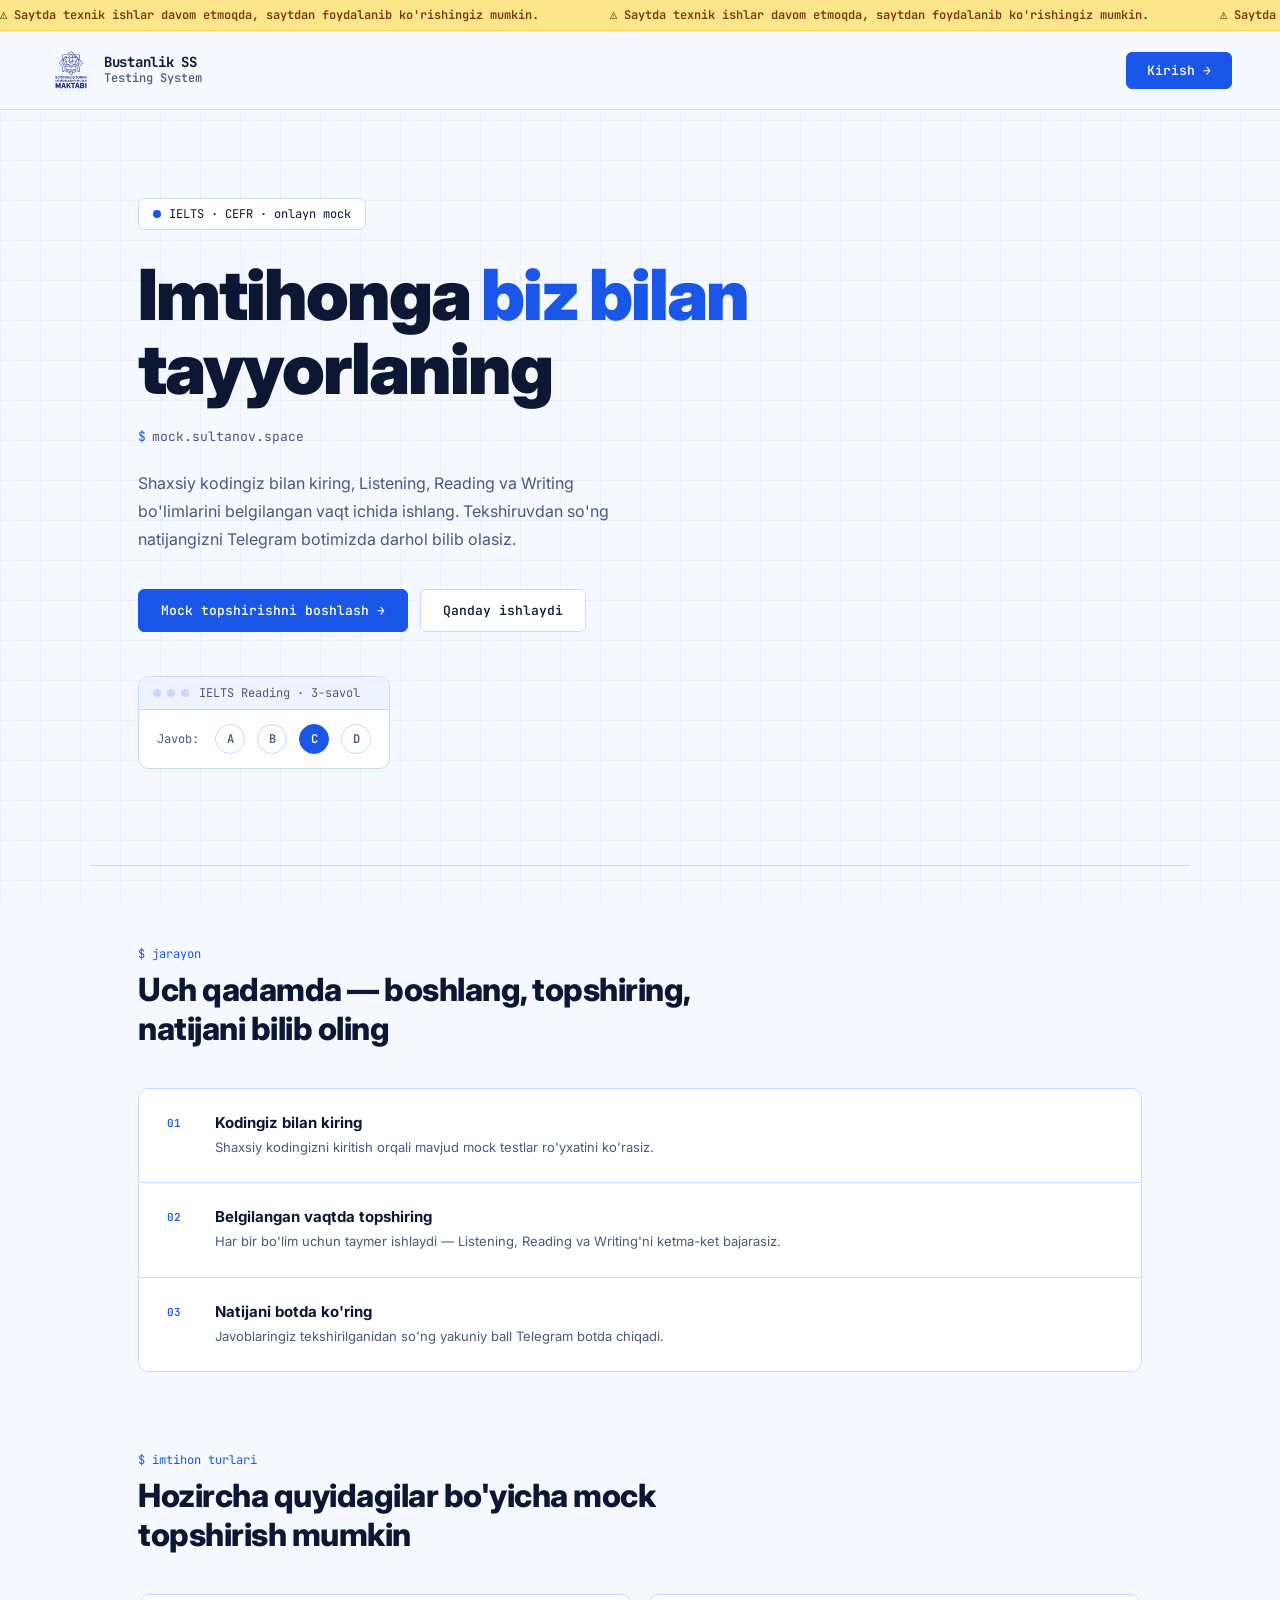
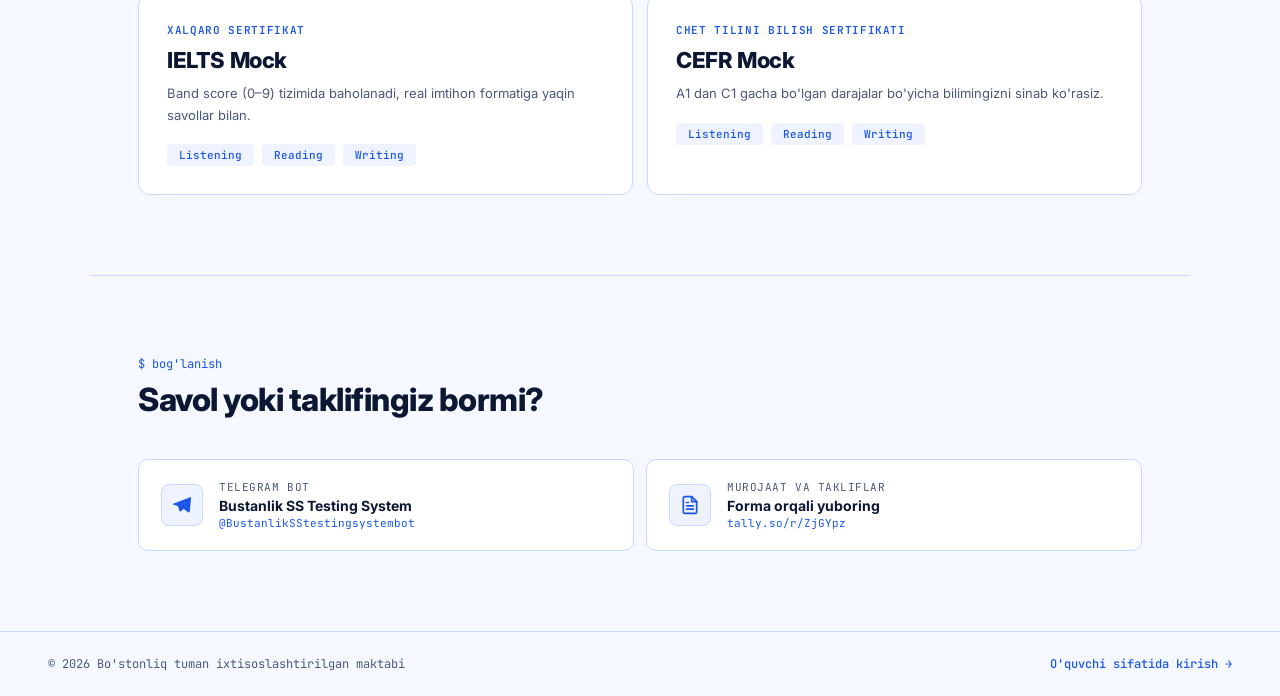
<file: mock-landing.html>
<!DOCTYPE html>
<html lang="uz">
<head>
<meta charset="UTF-8">
<meta name="viewport" content="width=device-width, initial-scale=1.0">
<title>BSSTS — IELTS & CEFR onlayn imtihon</title>
<meta name="description" content="Bo'stonliq tuman ixtisoslashtirilgan maktabi — IELTS va CEFR mock imtihonlarini onlayn topshiring.">
<link href="https://fonts.googleapis.com/css2?family=JetBrains+Mono:wght@400;500;600&family=Inter:wght@400;500;600;700;800;900&display=swap" rel="stylesheet">
<style>
  *, *::before, *::after { box-sizing: border-box; margin: 0; padding: 0; }

  :root {
    --blue:       #1a56e8;
    --blue-hover: #1441c0;
    --blue-light: #eef3ff;
    --blue-mid:   #c9d8ff;
    --text:       #0b1733;
    --muted:      #4a5978;
    --border:     #c9d8ff;
    --bg:         #f5f8ff;
    --surface:    #ffffff;
    --surface2:   #eef3ff;
    --shadow:     rgba(26, 86, 232, 0.08);
    --mono:       'JetBrains Mono', monospace;
    --sans:       'Inter', system-ui, sans-serif;
    --transition: 0.25s ease;
  }

  html { scroll-behavior: smooth; }

  body {
    background: var(--bg);
    color: var(--text);
    font-family: var(--sans);
    min-height: 100vh;
    -webkit-font-smoothing: antialiased;
  }

  /* Grid background */
  body::before {
    content: '';
    position: fixed; inset: 0;
    background-image:
      linear-gradient(rgba(26, 86, 232, 0.05) 1px, transparent 1px),
      linear-gradient(90deg, rgba(26, 86, 232, 0.05) 1px, transparent 1px);
    background-size: 40px 40px;
    pointer-events: none; z-index: 0;
  }

  a { color: inherit; text-decoration: none; }

  /* ── NAV ── */
  nav {
    position: sticky; top: 0; z-index: 50;
    display: flex; align-items: center; justify-content: space-between;
    padding: 16px 48px;
    border-bottom: 1px solid var(--border);
    background: color-mix(in srgb, var(--bg) 85%, transparent);
    backdrop-filter: blur(12px);
    -webkit-backdrop-filter: blur(12px);
  }

  .nav-logo {
    font-family: var(--mono);
    font-size: 14px;
    font-weight: 600;
    color: var(--text);
    display: flex; align-items: center; gap: 10px;
  }
  .nav-logo .prefix { color: var(--blue); }
  .nav-logo .school {
    font-size: 11px; font-weight: 400;
    color: var(--muted);
    padding-left: 10px;
    border-left: 1px solid var(--border);
    margin-left: 4px;
  }

  .btn-nav {
    font-family: var(--mono); font-size: 13px; font-weight: 500;
    padding: 9px 20px; border-radius: 6px;
    background: var(--blue); color: #fff;
    border: 1px solid var(--blue);
    transition: background var(--transition), transform var(--transition);
    display: inline-flex; align-items: center; gap: 6px;
  }
  .btn-nav:hover { background: var(--blue-hover); transform: translateY(-1px); }

  /* ── HERO ── */
  .hero {
    position: relative; z-index: 1;
    max-width: 1100px; margin: 0 auto;
    padding: 88px 48px 96px;
  }

  .status-badge {
    display: inline-flex; align-items: center; gap: 8px;
    font-family: var(--mono); font-size: 12px; color: var(--text);
    border: 1px solid var(--border); background: var(--surface);
    padding: 7px 14px; border-radius: 6px;
    margin-bottom: 28px;
  }
  .status-dot {
    width: 8px; height: 8px;
    background: var(--blue); border-radius: 50%;
    animation: pulse 2s ease-in-out infinite;
  }

  .hero h1 {
    font-family: var(--sans);
    font-size: clamp(38px, 5.5vw, 72px);
    font-weight: 900;
    letter-spacing: -2px;
    line-height: 1.05;
    margin-bottom: 22px;
    max-width: 13em;
  }
  .hero h1 em {
    font-style: normal;
    color: var(--blue);
  }

  .hero-role {
    font-family: var(--mono); font-size: 13px;
    color: var(--muted); margin-bottom: 24px;
    display: flex; align-items: center; gap: 6px;
  }
  .dollar { color: var(--blue); }

  .hero-desc {
    font-size: 16px; line-height: 1.75;
    color: var(--muted); max-width: 52ch;
    margin-bottom: 36px;
  }

  .btn-row { display: flex; flex-wrap: wrap; gap: 12px; margin-bottom: 44px; }

  .btn-primary {
    display: inline-flex; align-items: center; gap: 6px;
    background: var(--blue); color: white;
    font-family: var(--mono); font-size: 13px; font-weight: 500;
    padding: 12px 22px; border-radius: 6px;
    border: 1px solid var(--blue);
    transition: background var(--transition), transform var(--transition);
  }
  .btn-primary:hover { background: var(--blue-hover); transform: translateY(-1px); }

  .btn-outline {
    display: inline-flex; align-items: center; gap: 6px;
    background: var(--surface); color: var(--text);
    font-family: var(--mono); font-size: 13px; font-weight: 500;
    padding: 12px 22px; border-radius: 6px;
    border: 1px solid var(--border);
    transition: border-color var(--transition), transform var(--transition);
  }
  .btn-outline:hover { border-color: var(--blue); color: var(--blue); transform: translateY(-1px); }

  /* OMR terminal demo */
  .omr-terminal {
    display: inline-flex; flex-direction: column;
    background: var(--surface); border: 1px solid var(--border);
    border-radius: 10px; overflow: hidden;
    font-family: var(--mono); font-size: 12px;
  }
  .omr-bar {
    background: var(--blue-light); border-bottom: 1px solid var(--border);
    padding: 8px 14px; display: flex; align-items: center; gap: 6px;
    color: var(--muted);
  }
  .omr-bar .dot { width: 8px; height: 8px; border-radius: 50%; background: var(--border); }
  .omr-bar .dot.b { background: var(--blue-mid); }
  .omr-content { padding: 14px 18px; display: flex; align-items: center; gap: 12px; }
  .omr-label { color: var(--muted); margin-right: 4px; }
  .bubble {
    width: 30px; height: 30px; border-radius: 50%;
    border: 1.5px solid var(--border);
    display: flex; align-items: center; justify-content: center;
    font-size: 12px; font-weight: 600;
    color: var(--muted); background: #fff;
    transition: all 0.2s;
  }
  .bubble.filled { background: var(--blue); border-color: var(--blue); color: #fff; }

  /* ── SECTION COMMON ── */
  .section {
    position: relative; z-index: 1;
    max-width: 1100px; margin: 0 auto;
    padding: 80px 48px;
    border-top: 1px solid var(--border);
  }
  .section-kicker {
    font-family: var(--mono); font-size: 12px;
    color: var(--blue); margin-bottom: 8px;
  }
  .section-title {
    font-size: clamp(24px, 3vw, 32px);
    font-weight: 800; letter-spacing: -0.5px;
    margin-bottom: 40px; max-width: 20em;
  }

  /* ── STEPS — list style ── */
  .steps-list {
    display: flex; flex-direction: column;
    border: 1px solid var(--border); border-radius: 10px; overflow: hidden;
  }
  .step-item {
    display: flex; align-items: flex-start; gap: 20px;
    padding: 24px 28px;
    background: var(--surface);
    border-bottom: 1px solid var(--border);
    transition: background var(--transition);
  }
  .step-item:last-child { border-bottom: none; }
  .step-item:hover { background: var(--surface2); }
  .step-num {
    font-family: var(--mono); font-size: 11px;
    color: var(--blue); font-weight: 600;
    min-width: 28px; padding-top: 3px;
  }
  .step-body { flex: 1; }
  .step-body h3 { font-size: 15px; font-weight: 700; margin-bottom: 5px; }
  .step-body p { font-size: 13px; color: var(--muted); line-height: 1.65; }
  .step-icon { font-size: 20px; padding-top: 2px; }

  /* ── EXAM CARDS ── */
  .cards-grid {
    display: grid; grid-template-columns: 1fr 1fr; gap: 14px;
  }
  .card {
    background: var(--surface);
    border: 1px solid var(--border);
    border-radius: 12px; padding: 28px;
    transition: all var(--transition);
  }
  .card:hover {
    border-color: var(--blue);
    transform: translateY(-2px);
    box-shadow: 0 8px 24px var(--shadow);
  }
  .card-tag {
    font-family: var(--mono); font-size: 11px;
    font-weight: 600; color: var(--blue);
    text-transform: uppercase; letter-spacing: .06em;
    margin-bottom: 10px;
  }
  .card h3 {
    font-size: 22px; font-weight: 800;
    letter-spacing: -0.4px; margin-bottom: 10px;
  }
  .card p { font-size: 13px; color: var(--muted); line-height: 1.65; margin-bottom: 18px; }
  .skills-row { display: flex; flex-wrap: wrap; gap: 8px; }
  .skill-pill {
    font-family: var(--mono); font-size: 11px; font-weight: 500;
    padding: 4px 12px; border-radius: 4px;
    background: var(--blue-light); color: var(--blue);
  }

  /* ── CONTACT ── */
  .contact-grid {
    display: grid; grid-template-columns: repeat(2, 1fr); gap: 12px;
  }
  .contact-item {
    display: flex; align-items: center; gap: 16px;
    padding: 20px 22px;
    background: var(--surface);
    border: 1px solid var(--border);
    border-radius: 10px;
    text-decoration: none; color: var(--text);
    transition: all var(--transition);
  }
  .contact-item:hover {
    border-color: var(--blue);
    transform: translateY(-2px);
    box-shadow: 0 8px 20px var(--shadow);
  }
  .contact-icon {
    width: 42px; height: 42px; border-radius: 8px;
    background: var(--blue-light); border: 1px solid var(--border);
    display: flex; align-items: center; justify-content: center;
    font-size: 20px; flex-shrink: 0;
  }
  .contact-label {
    font-family: var(--mono); font-size: 11px;
    color: var(--muted); margin-bottom: 3px; text-transform: uppercase; letter-spacing: .05em;
  }
  .contact-value { font-weight: 700; font-size: 14px; }
  .contact-sub { font-family: var(--mono); font-size: 11px; color: var(--blue); margin-top: 2px; }

  /* ── FOOTER ── */
  footer {
    position: relative; z-index: 1;
    border-top: 1px solid var(--border);
    padding: 24px 48px;
    display: flex; justify-content: space-between; align-items: center;
    flex-wrap: wrap; gap: 10px;
    font-family: var(--mono); font-size: 12px; color: var(--muted);
  }
  footer a {
    color: var(--blue); font-weight: 500;
    transition: opacity var(--transition);
  }
  footer a:hover { opacity: 0.75; }

  /* ── ANIMATIONS ── */
  @keyframes pulse { 0%,100%{opacity:1} 50%{opacity:0.35} }

  /* ── RESPONSIVE ── */
  @media (max-width: 768px) {
    nav { padding: 14px 20px; }
    .nav-logo .school { display: none; }
    .hero { padding: 52px 20px 60px; }
    .section { padding: 52px 20px; }
    .cards-grid, .contact-grid { grid-template-columns: 1fr; }
    footer { padding: 20px; flex-direction: column; align-items: flex-start; }
  }
  @media (prefers-reduced-motion: reduce) {
    *, *::before, *::after { animation: none !important; transition: none !important; }
  }

  /* ── DEMO MARQUEE BANNER ── */
  .demo-marquee {
    position: relative; z-index: 51;
    background: #fde68a;
    color: #78350f;
    font-family: var(--mono);
    font-size: 12px;
    font-weight: 600;
    padding: 7px 0;
    overflow: hidden;
    white-space: nowrap;
    border-bottom: 1px solid #fcd34d;
  }
  .demo-marquee-track {
    display: inline-block;
    animation: demo-marquee-scroll 22s linear infinite;
  }
  .demo-marquee-track:hover { animation-play-state: paused; }
  .demo-marquee-item {
    margin-right: 64px;
  }
  .demo-marquee-item::before {
    content: "⚠\FE0F  ";
  }
  @keyframes demo-marquee-scroll {
    0%   { transform: translateX(0); }
    100% { transform: translateX(-50%); }
  }
</style>
</head>
<body>

<!-- ── DEMO MARQUEE BANNER ── -->
<div class="demo-marquee" role="marquee" aria-label="Demo xabari">
  <div class="demo-marquee-track">
    <span class="demo-marquee-item">Saytda texnik ishlar davom etmoqda, saytdan foydalanib ko'rishingiz mumkin.</span>
    <span class="demo-marquee-item">Saytda texnik ishlar davom etmoqda, saytdan foydalanib ko'rishingiz mumkin.</span>
    <span class="demo-marquee-item">Saytda texnik ishlar davom etmoqda, saytdan foydalanib ko'rishingiz mumkin.</span>
    <span class="demo-marquee-item">Saytda texnik ishlar davom etmoqda, saytdan foydalanib ko'rishingiz mumkin.</span>
  </div>
</div>

<!-- ── NAV ── -->
<nav>
  <div class="nav-logo">
    <img src="[data-uri]" alt="Maktab logosi" style="height:46px;width:46px;object-fit:contain;flex-shrink:0;">
    <div style="display:flex;flex-direction:column;line-height:1.2;">
      <span style="font-size:14px;font-weight:700;letter-spacing:-0.3px;">Bustanlik SS</span>
      <span style="font-size:12px;font-weight:500;color:var(--muted);">Testing System</span>
    </div>
  </div>
  <a class="btn-nav" href="/mock">Kirish →</a>
</nav>

<!-- ── HERO ── -->
<section class="hero">
  <div class="status-badge">
    <div class="status-dot"></div>
    IELTS · CEFR · onlayn mock
  </div>

  <h1>Imtihonga <em>biz bilan</em><br>tayyorlaning</h1>

  <p class="hero-role">
    <span class="dollar">$</span> mock.sultanov.space
  </p>

  <p class="hero-desc">
    Shaxsiy kodingiz bilan kiring, Listening, Reading va Writing bo'limlarini
    belgilangan vaqt ichida ishlang. Tekshiruvdan so'ng natijangizni
    Telegram botimizda darhol bilib olasiz.
  </p>

  <div class="btn-row">
    <a class="btn-primary" href="/mock">Mock topshirishni boshlash →</a>
    <a class="btn-outline" href="#qanday-ishlaydi">Qanday ishlaydi</a>
  </div>

  <div class="omr-terminal">
    <div class="omr-bar">
      <div class="dot"></div>
      <div class="dot b"></div>
      <div class="dot b"></div>
      <span style="margin-left:4px">IELTS Reading · 3-savol</span>
    </div>
    <div class="omr-content">
      <span class="omr-label">Javob:</span>
      <div class="bubble">A</div>
      <div class="bubble">B</div>
      <div class="bubble filled">C</div>
      <div class="bubble">D</div>
    </div>
  </div>
</section>

<!-- ── STEPS ── -->
<section class="section" id="qanday-ishlaydi">
  <p class="section-kicker">$ jarayon</p>
  <h2 class="section-title">Uch qadamda — boshlang, topshiring, natijani bilib oling</h2>

  <div class="steps-list">
    <div class="step-item">
      <div class="step-num">01</div>
      <div class="step-body">
        <h3>Kodingiz bilan kiring</h3>
        <p>Shaxsiy kodingizni kiritish orqali mavjud mock testlar ro'yxatini ko'rasiz.</p>
      </div>

    </div>
    <div class="step-item">
      <div class="step-num">02</div>
      <div class="step-body">
        <h3>Belgilangan vaqtda topshiring</h3>
        <p>Har bir bo'lim uchun taymer ishlaydi — Listening, Reading va Writing'ni ketma-ket bajarasiz.</p>
      </div>

    </div>
    <div class="step-item">
      <div class="step-num">03</div>
      <div class="step-body">
        <h3>Natijani botda ko'ring</h3>
        <p>Javoblaringiz tekshirilganidan so'ng yakuniy ball Telegram botda chiqadi.</p>
      </div>

    </div>
  </div>
</section>

<!-- ── EXAM CARDS ── -->
<section class="section" style="padding-top:0; border-top:none;">
  <p class="section-kicker">$ imtihon turlari</p>
  <h2 class="section-title">Hozircha quyidagilar bo'yicha mock topshirish mumkin</h2>

  <div class="cards-grid">
    <div class="card">
      <div class="card-tag">Xalqaro sertifikat</div>
      <h3>IELTS Mock</h3>
      <p>Band score (0–9) tizimida baholanadi, real imtihon formatiga yaqin savollar bilan.</p>
      <div class="skills-row">
        <span class="skill-pill">Listening</span>
        <span class="skill-pill">Reading</span>
        <span class="skill-pill">Writing</span>
      </div>
    </div>
    <div class="card">
      <div class="card-tag">Chet tilini bilish sertifikati</div>
      <h3>CEFR Mock</h3>
      <p>A1 dan C1 gacha bo'lgan darajalar bo'yicha bilimingizni sinab ko'rasiz.</p>
      <div class="skills-row">
        <span class="skill-pill">Listening</span>
        <span class="skill-pill">Reading</span>
        <span class="skill-pill">Writing</span>
      </div>
    </div>
  </div>
</section>

<!-- ── CONTACT ── -->
<section class="section" id="boglanish">
  <p class="section-kicker">$ bog'lanish</p>
  <h2 class="section-title">Savol yoki taklifingiz bormi?</h2>

  <div class="contact-grid">

    <a href="https://t.me/BustanlikSStestingsystembot" target="_blank" class="contact-item">
      <div class="contact-icon">
        <svg width="20" height="20" viewBox="0 0 24 24" fill="var(--blue)"><path d="M21.8 2.6L2.3 10.1c-1.3.5-1.3 1.3-.2 1.6l4.9 1.5 1.9 5.8c.2.7.4.9 1 .9s.8-.2 1.2-.6l2.8-2.7 5.5 4c1 .6 1.7.3 2-1L22.8 4c.4-1.4-.5-2-1-1.4z"/></svg>
      </div>
      <div>
        <div class="contact-label">Telegram Bot</div>
        <div class="contact-value">Bustanlik SS Testing System</div>
        <div class="contact-sub">@BustanlikSStestingsystembot</div>
      </div>
    </a>

    <a href="https://tally.so/r/ZjGYpz" target="_blank" class="contact-item">
      <div class="contact-icon">
        <svg width="20" height="20" viewBox="0 0 24 24" fill="none" stroke="var(--blue)" stroke-width="2" stroke-linecap="round" stroke-linejoin="round"><path d="M14 2H6a2 2 0 0 0-2 2v16a2 2 0 0 0 2 2h12a2 2 0 0 0 2-2V8z"/><polyline points="14 2 14 8 20 8"/><line x1="16" y1="13" x2="8" y2="13"/><line x1="16" y1="17" x2="8" y2="17"/><polyline points="10 9 9 9 8 9"/></svg>
      </div>
      <div>
        <div class="contact-label">Murojaat va takliflar</div>
        <div class="contact-value">Forma orqali yuboring</div>
        <div class="contact-sub">tally.so/r/ZjGYpz</div>
      </div>
    </a>

  </div>
</section>

<!-- ── FOOTER ── -->
<footer>
  <span>© 2026 Bo'stonliq tuman ixtisoslashtirilgan maktabi</span>
  <a href="/mock">O'quvchi sifatida kirish →</a>
</footer>

</body>
</html>
</file>
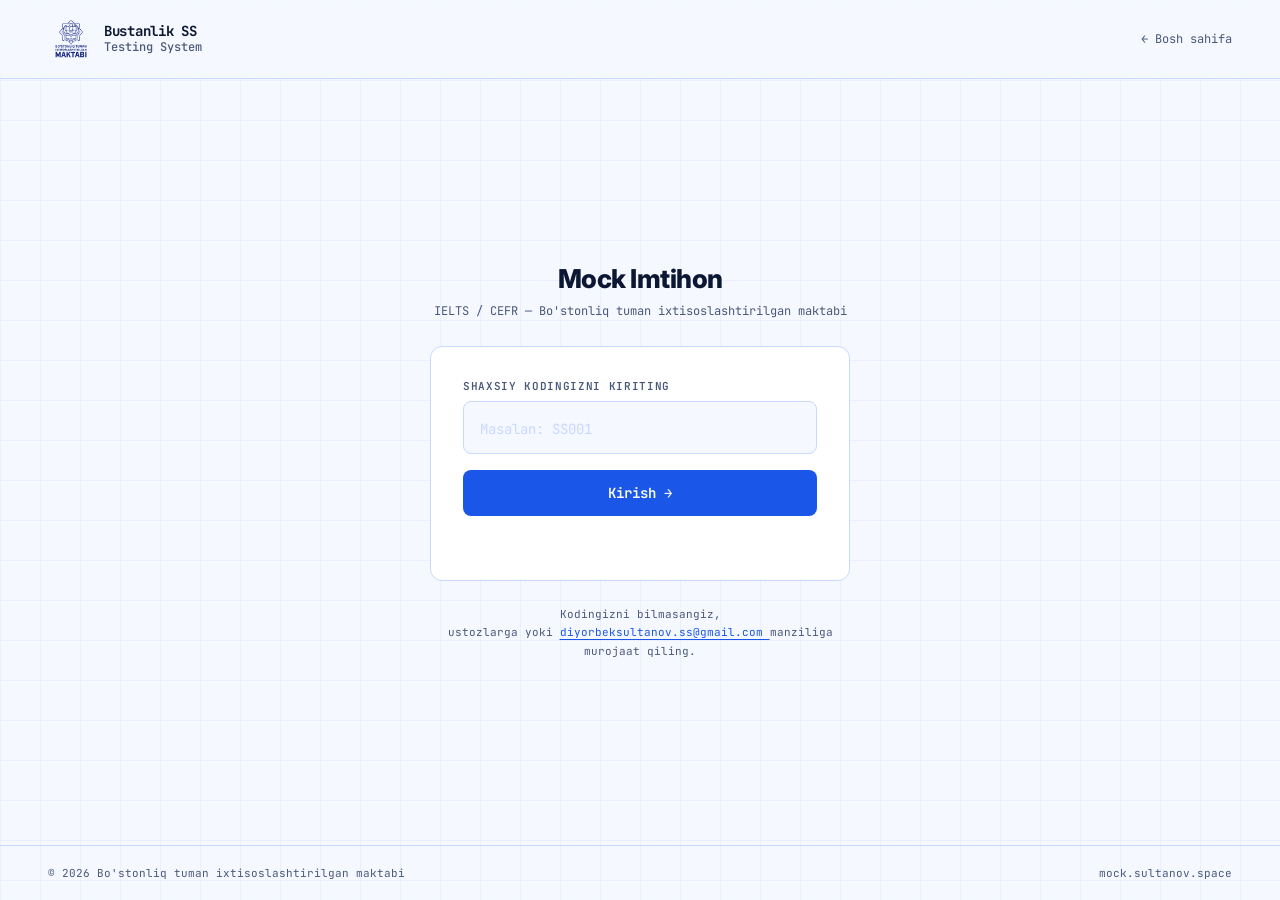
<file: mock-login.html>
<!DOCTYPE html>
<html lang="uz">
<head>
<meta charset="UTF-8">
<meta name="viewport" content="width=device-width, initial-scale=1.0">
<title>Mock Imtihon — Kirish</title>
<link href="https://fonts.googleapis.com/css2?family=JetBrains+Mono:wght@400;500;600&family=Inter:wght@400;500;600;700;800;900&display=swap" rel="stylesheet">
<style>
  *, *::before, *::after { box-sizing: border-box; margin: 0; padding: 0; }

  :root {
    --blue:       #1a56e8;
    --blue-hover: #1441c0;
    --blue-light: #eef3ff;
    --blue-mid:   #c9d8ff;
    --text:       #0b1733;
    --muted:      #4a5978;
    --border:     #c9d8ff;
    --bg:         #f5f8ff;
    --surface:    #ffffff;
    --mono:       'JetBrains Mono', monospace;
    --sans:       'Inter', system-ui, sans-serif;
    --tr:         0.2s ease;
  }

  html { scroll-behavior: smooth; }
  body {
    background: var(--bg);
    color: var(--text);
    font-family: var(--sans);
    min-height: 100vh;
    display: flex;
    flex-direction: column;
    -webkit-font-smoothing: antialiased;
  }

  /* Grid background */
  body::before {
    content: '';
    position: fixed; inset: 0;
    background-image:
      linear-gradient(rgba(26,86,232,0.05) 1px, transparent 1px),
      linear-gradient(90deg, rgba(26,86,232,0.05) 1px, transparent 1px);
    background-size: 40px 40px;
    pointer-events: none; z-index: 0;
  }

  a { color: inherit; text-decoration: none; }

  /* ── NAV ── */
  nav {
    position: relative; z-index: 10;
    display: flex; align-items: center; justify-content: space-between;
    padding: 16px 48px;
    border-bottom: 1px solid var(--border);
    background: color-mix(in srgb, var(--bg) 85%, transparent);
    backdrop-filter: blur(12px);
    -webkit-backdrop-filter: blur(12px);
  }
  .nav-logo {
    font-family: var(--mono);
    font-size: 14px; font-weight: 600;
    color: var(--text);
    display: flex; align-items: center; gap: 10px;
    text-decoration: none;
  }
  .nav-back {
    font-family: var(--mono); font-size: 12px;
    color: var(--muted);
    display: flex; align-items: center; gap: 6px;
    transition: color var(--tr);
  }
  .nav-back:hover { color: var(--blue); }

  /* ── MAIN ── */
  main {
    position: relative; z-index: 1;
    flex: 1;
    display: flex; align-items: center; justify-content: center;
    padding: 48px 20px;
  }

  .login-wrap {
    width: 100%; max-width: 420px;
    display: flex; flex-direction: column; gap: 24px;
  }

  /* Header text */
  .login-header { text-align: center; }
  .login-badge {
    display: inline-flex; align-items: center; gap: 8px;
    font-family: var(--mono); font-size: 12px; color: var(--text);
    border: 1px solid var(--border); background: var(--surface);
    padding: 7px 14px; border-radius: 6px;
    margin-bottom: 20px;
  }
  .status-dot {
    width: 8px; height: 8px;
    background: var(--blue); border-radius: 50%;
    animation: pulse 2s ease-in-out infinite;
  }
  .login-title {
    font-size: 26px; font-weight: 800;
    letter-spacing: -0.5px; margin-bottom: 8px;
  }
  .login-sub {
    font-family: var(--mono); font-size: 12px;
    color: var(--muted); line-height: 1.6;
  }

  /* Card */
  .card {
    background: var(--surface);
    border: 1px solid var(--border);
    border-radius: 12px;
    padding: 32px;
    display: flex; flex-direction: column; gap: 0;
  }

  .field-label {
    font-family: var(--mono); font-size: 11px;
    font-weight: 600; color: var(--muted);
    text-transform: uppercase; letter-spacing: .06em;
    margin-bottom: 8px; display: block;
  }

  input#kodInput {
    width: 100%;
    font-family: var(--mono); font-size: 18px;
    font-weight: 600; letter-spacing: 2px;
    color: var(--text);
    background: var(--bg);
    border: 1.5px solid var(--border);
    border-radius: 8px;
    padding: 14px 16px;
    outline: none;
    transition: border-color var(--tr), box-shadow var(--tr);
  }
  input#kodInput::placeholder {
    font-size: 14px; letter-spacing: 0; font-weight: 400;
    color: var(--border);
  }
  input#kodInput:focus {
    border-color: var(--blue);
    box-shadow: 0 0 0 3px rgba(26,86,232,0.12);
  }

  #loginBtn {
    margin-top: 16px;
    width: 100%;
    font-family: var(--mono); font-size: 14px; font-weight: 600;
    padding: 14px;
    background: var(--blue); color: #fff;
    border: none; border-radius: 8px;
    cursor: pointer;
    transition: background var(--tr), transform var(--tr);
    display: flex; align-items: center; justify-content: center; gap: 8px;
  }
  #loginBtn:hover:not(:disabled) {
    background: var(--blue-hover); transform: translateY(-1px);
  }
  #loginBtn:disabled {
    opacity: 0.6; cursor: not-allowed; transform: none;
  }

  .msg {
    margin-top: 12px;
    font-family: var(--mono); font-size: 12px;
    min-height: 20px; border-radius: 6px;
    padding: 0; transition: all var(--tr);
  }
  .msg.err {
    color: #c0392b;
    background: #fef2f2;
    border: 1px solid #fecaca;
    padding: 10px 14px;
  }

  /* Footer hint */
  .login-hint {
    text-align: center;
    font-family: var(--mono); font-size: 11px;
    color: var(--muted); line-height: 1.7;
  }
  .login-hint a {
    color: var(--blue);
    text-decoration: underline;
    text-underline-offset: 3px;
  }

  /* Footer */
  footer {
    position: relative; z-index: 1;
    border-top: 1px solid var(--border);
    padding: 20px 48px;
    display: flex; justify-content: space-between; align-items: center;
    flex-wrap: wrap; gap: 8px;
    font-family: var(--mono); font-size: 11px; color: var(--muted);
  }
  footer a { color: var(--blue); }

  @keyframes pulse { 0%,100%{opacity:1} 50%{opacity:0.35} }

  @media (max-width: 600px) {
    nav { padding: 14px 20px; }
    footer { padding: 16px 20px; flex-direction: column; align-items: flex-start; }
    .card { padding: 24px 20px; }
  }
  @media (prefers-reduced-motion: reduce) {
    *, *::before, *::after { animation: none !important; transition: none !important; }
  }
</style>
</head>
<body>

<!-- NAV -->
<nav>
  <a href="/" class="nav-logo">
    <img src="[data-uri]" alt="Logo" style="height:46px;width:46px;object-fit:contain;flex-shrink:0;">
    <div style="display:flex;flex-direction:column;line-height:1.2;">
      <span style="font-size:14px;font-weight:700;letter-spacing:-0.3px;">Bustanlik SS</span>
      <span style="font-size:12px;font-weight:500;color:var(--muted);">Testing System</span>
    </div>
  </a>
  <a href="/" class="nav-back">← Bosh sahifa</a>
</nav>

<!-- MAIN -->
<main>
  <div class="login-wrap">

    <div class="login-header">
      <h1 class="login-title">Mock Imtihon</h1>
      <p class="login-sub">IELTS / CEFR — Bo'stonliq tuman ixtisoslashtirilgan maktabi</p>
    </div>

    <div class="card">
      <label class="field-label" for="kodInput">Shaxsiy kodingizni kiriting</label>
      <input id="kodInput" placeholder="Masalan: SS001" autocomplete="off" autocapitalize="characters">
      <button id="loginBtn">Kirish →</button>
      <div id="loginMsg" class="msg"></div>
    </div>

    <p class="login-hint">
  Kodingizni bilmasangiz,<br>
  ustozlarga yoki
  <a href="mailto:diyorbeksultanov.ss@gmail.com">
    diyorbeksultanov.ss@gmail.com
  </a>
  manziliga murojaat qiling.
</p>

  </div>
</main>

<!-- FOOTER -->
<footer>
  <span>© 2026 Bo'stonliq tuman ixtisoslashtirilgan maktabi</span>
  <span>mock.sultanov.space</span>
</footer>

<script>
const input = document.getElementById("kodInput");
const btn   = document.getElementById("loginBtn");
const msg   = document.getElementById("loginMsg");

async function doLogin() {
  const kod = input.value.trim();
  if (!kod) { msg.textContent = "Kodni kiriting"; msg.className = "msg err"; return; }
  btn.disabled = true; btn.textContent = "Tekshirilmoqda...";
  try {
    const res = await fetch("/api/mock/login", {
      method: "POST",
      headers: {"Content-Type":"application/json"},
      body: JSON.stringify({kod}),
    });
    const data = await res.json();
    if (!res.ok) {
      msg.textContent = data.error || "Xato yuz berdi";
      msg.className = "msg err";
      btn.disabled = false; btn.textContent = "Kirish →";
      return;
    }
    if (!data.pending || !data.request_token) {
      throw new Error("Tasdiqlash so'rovi yaratilmadi");
    }
    msg.textContent = "Telegram botiga tasdiqlash xabari yuborildi. Tasdiqlangandan so'ng sahifa ochiladi.";
    msg.className = "msg";
    btn.textContent = "Telegramda tasdiqlang...";
    await waitForTelegramApproval(data.request_token);
  } catch(e) {
    msg.textContent = "Server bilan bog\'lanishda xato";
    msg.className = "msg err";
    btn.disabled = false; btn.textContent = "Kirish →";
  }
}

async function waitForTelegramApproval(token) {
  const deadline = Date.now() + 5 * 60 * 1000;
  while (Date.now() < deadline) {
    await new Promise(resolve => setTimeout(resolve, 2500));
    try {
      const res = await fetch(`/api/mock/login/${encodeURIComponent(token)}`, {cache: "no-store"});
      const data = await res.json();
      if (data.status === "approved") {
        location.href = "/mock/home";
        return;
      }
      if (["rejected", "expired"].includes(data.status)) {
        msg.textContent = data.status === "rejected" ? "Kirish so'rovi rad etildi." : "So'rov muddati tugadi. Qayta urinib ko'ring.";
        msg.className = "msg err";
        btn.disabled = false; btn.textContent = "Kirish →";
        return;
      }
    } catch (_) {
      // Vaqtinchalik tarmoq uzilishida polling davom etadi.
    }
  }
  msg.textContent = "So'rov muddati tugadi. Qayta urinib ko'ring.";
  msg.className = "msg err";
  btn.disabled = false; btn.textContent = "Kirish →";
}

btn.onclick = doLogin;
input.addEventListener("keydown", e => { if (e.key === "Enter") doLogin(); });
input.addEventListener("input", () => { input.value = input.value.toUpperCase(); });
</script>
</body>
</html>
</file>
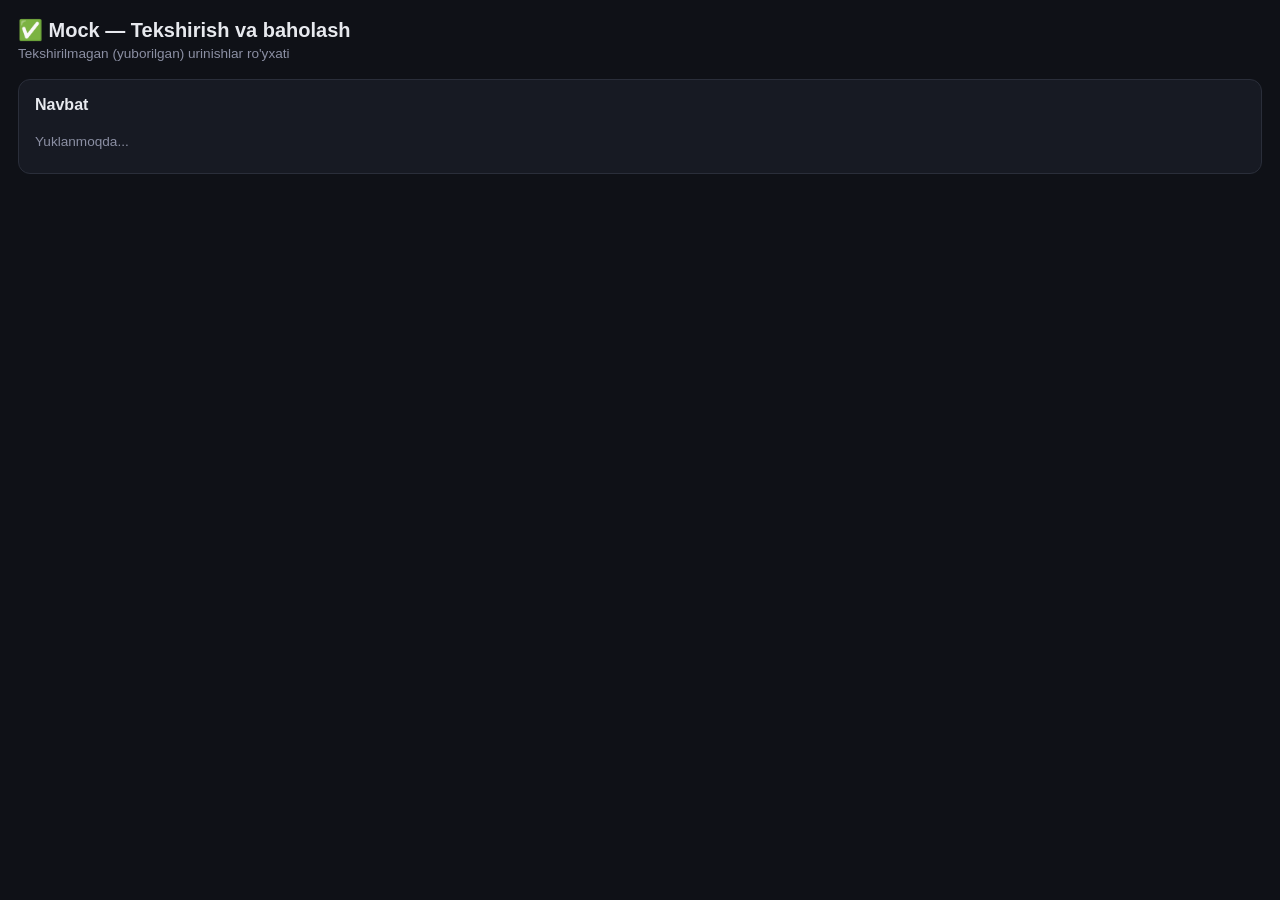
<file: mock-review.html>
<!DOCTYPE html>
<html lang="uz">
<head>
<meta charset="utf-8">
<meta name="viewport" content="width=device-width,initial-scale=1">
<title>Mock — Tekshirish va baholash</title>
<script src="https://telegram.org/js/telegram-web-app.js"></script>
<style>
  :root{
    --bg:#0f1117; --card:#171a23; --card2:#1d2029; --border:#2a2e3a;
    --text:#e7e9ee; --muted:#8b8fa3; --accent:#7c5cff; --accent2:#9b81ff;
    --green:#3ddc84; --red:#ff5c7a; --amber:#ffb444;
  }
  *{box-sizing:border-box;}
  body{margin:0; background:var(--bg); color:var(--text); font-family:-apple-system,Segoe UI,Roboto,Inter,sans-serif; padding:18px; padding-bottom:60px;}
  h1{font-size:1.25em; margin:0 0 4px;}
  .sub{color:var(--muted); font-size:.85em; margin-bottom:18px;}
  .card{background:var(--card); border:1px solid var(--border); border-radius:12px; padding:16px; margin-bottom:16px;}
  .card h2{font-size:1em; margin:0 0 12px;}
  label{display:block; font-size:.78em; color:var(--muted); margin:10px 0 4px;}
  input,select,textarea{width:100%; background:var(--card2); border:1px solid var(--border); color:var(--text); padding:9px 10px; border-radius:8px; font-size:.92em; font-family:inherit;}
  textarea{resize:vertical; min-height:50px;}
  button{background:var(--accent); color:#fff; border:none; border-radius:8px; padding:9px 14px; font-size:.88em; cursor:pointer; font-weight:600;}
  button:hover{background:var(--accent2);}
  button.secondary{background:var(--card2); border:1px solid var(--border); color:var(--text);}
  .row{display:flex; gap:10px; flex-wrap:wrap;}
  .row>*{flex:1; min-width:110px;}
  .pending-item{display:flex; justify-content:space-between; align-items:center; padding:12px; border:1px solid var(--border); border-radius:10px; margin-bottom:8px; cursor:pointer; background:var(--card2);}
  .pending-item:hover{border-color:var(--accent);}
  .pending-item.active{border-color:var(--accent); background:#221c3a;}
  .badge{font-size:.7em; padding:2px 8px; border-radius:20px; background:var(--accent); color:#fff; margin-left:6px;}
  .empty{color:var(--muted); font-size:.85em; padding:8px 0;}
  .q-card{border:1px solid var(--border); border-radius:8px; padding:10px 12px; margin-bottom:8px; background:var(--card2);}
  .q-card.correct{border-left:3px solid var(--green);}
  .q-card.wrong{border-left:3px solid var(--red);}
  .q-meta{font-size:.7em; color:var(--accent2); text-transform:uppercase; font-weight:700;}
  .q-text{margin:4px 0; font-size:.9em;}
  .ans-line{font-size:.85em; margin:2px 0;}
  .ans-line .lbl{color:var(--muted);}
  .essay-box{border:1px solid var(--border); border-radius:8px; padding:12px; margin-bottom:10px; background:var(--card2);}
  .essay-box .meta{font-size:.78em; color:var(--muted); margin-bottom:6px;}
  .essay-box .text{white-space:pre-wrap; font-size:.9em; line-height:1.5;}
  .summary{display:flex; gap:14px; margin-bottom:14px; flex-wrap:wrap;}
  .summary .box{background:var(--card2); border:1px solid var(--border); border-radius:10px; padding:10px 16px; text-align:center;}
  .summary .box b{font-size:1.3em; display:block;}
  .msg{font-size:.82em; margin-top:8px;}
  .msg.ok{color:var(--green);} .msg.err{color:var(--red);}
  .hidden{display:none !important;}
</style>
</head>
<body>

<h1>✅ Mock — Tekshirish va baholash</h1>
<div class="sub">Tekshirilmagan (yuborilgan) urinishlar ro'yxati</div>

<div class="card">
  <h2>Navbat</h2>
  <div id="pendingList"><div class="empty">Yuklanmoqda...</div></div>
</div>

<div class="card hidden" id="detailCard">
  <h2 id="detailTitle">—</h2>
  <div class="summary" id="summaryBox"></div>

  <div id="lrSection">
    <h3 style="font-size:.92em; color:var(--muted)">🎧📖 Listening / Reading javoblari</h3>
    <div id="lrList"></div>
  </div>

  <div id="customSection" style="margin-top:16px"></div>

  <div id="essaySection" style="margin-top:16px">
    <h3 style="font-size:.92em; color:var(--muted)">✍️ Writing insholari</h3>
    <div id="essayList"></div>
  </div>

  <div class="card" style="background:var(--bg); border-color:var(--accent); margin-top:18px">
    <h2>Yakuniy ballarni kiritish</h2>
    <div id="scoreFields"></div>
    <label>Izoh (ixtiyoriy)</label>
    <textarea id="notesInput" placeholder="Masalan: Writing'da grammatik xatolar ko'p"></textarea>
    <button id="finalizeBtn" style="margin-top:12px; width:100%">Yakunlash va natijani chiqarish</button>
    <div id="finalizeMsg" class="msg"></div>
  </div>
</div>

<script>
const IS_DEBUG_USER_ID = new URLSearchParams(location.search).get("user_id");

function authHeaders(){
  const h = {"Content-Type":"application/json"};
  try{ const initData = window.Telegram?.WebApp?.initData || ""; if (initData) h["X-Telegram-Init-Data"] = initData; }catch(e){}
  return h;
}
function withDebug(url){
  if (IS_DEBUG_USER_ID && !(window.Telegram?.WebApp?.initData)) {
    return url + (url.includes("?") ? "&" : "?") + "user_id=" + IS_DEBUG_USER_ID;
  }
  return url;
}
async function api(path, opts={}){
  const res = await fetch(withDebug(path), {headers: authHeaders(), ...opts});
  const data = await res.json().catch(()=>({}));
  if (!res.ok) throw new Error(data.error || ("HTTP " + res.status));
  return data;
}

let currentAttempt = null;
let examTypesCache = null;

async function loadPending(){
  const box = document.getElementById("pendingList");
  try{
    const data = await api("/api/admin/mock/pending");
    if (!data.pending.length){
      box.innerHTML = `<div class="empty">Hozircha tekshirilishi kerak bo'lgan urinish yo'q 🎉</div>`;
      return;
    }
    box.innerHTML = data.pending.map(p => `
      <div class="pending-item" data-id="${p.id}">
        <div>
          <b>${p.ismlar || p.talaba_kod}</b>
          <span class="badge">${p.exam_key}</span>
          <div class="sub" style="margin:4px 0 0">${p.test_title} · ${p.sinf || ''}</div>
        </div>
        <div style="color:var(--muted); font-size:.78em">${new Date(p.submitted_at).toLocaleString("uz-UZ")}</div>
      </div>
    `).join("");
    box.querySelectorAll(".pending-item").forEach(el => {
      el.onclick = () => selectAttempt(parseInt(el.dataset.id));
    });
  }catch(e){
    box.innerHTML = `<div class="empty">Xato: ${e.message}</div>`;
  }
}

async function loadExamTypes(){
  if (examTypesCache) return examTypesCache;
  const data = await api("/api/admin/mock/exam-types");
  examTypesCache = data.exam_types || [];
  return examTypesCache;
}

async function selectAttempt(id){
  document.querySelectorAll(".pending-item").forEach(el => {
    el.classList.toggle("active", parseInt(el.dataset.id) === id);
  });
  try{
    const data = await api("/api/admin/mock/attempt/" + id);
    currentAttempt = data.attempt;
    await renderDetail();
  }catch(e){
    alert("Xato: " + e.message);
  }
}

function fmtAnswer(q, side){
  // side: 'student' yoki 'correct'
  const val = side === "student" ? q.student_answer : q.correct_answer;
  if (val === null || val === undefined) return "<i>javob yo'q</i>";

  if (q.question_type === "mcq" || q.question_type === "true_false"){
    const opts = q.content.options || [];
    const idxs = side === "student" ? (Array.isArray(val) ? val : [val]) : (val.correct || []);
    return idxs.map(i => opts[i] ?? i).join(", ") || "<i>tanlanmagan</i>";
  }
  if (q.question_type === "fill_blank"){
    if (side === "student") return (Array.isArray(val) ? val : []).join(" / ") || "<i>bo'sh</i>";
    return (val.answers || []).map(a => a.join("|")).join("  ·  ");
  }
  if (q.question_type === "matching"){
    const map = side === "student" ? val : (val.map || {});
    return Object.entries(map || {}).map(([k,v]) => `${k}→${v}`).join(", ") || "<i>bo'sh</i>";
  }
  return JSON.stringify(val);
}

async function renderDetail(){
  const a = currentAttempt;
  document.getElementById("detailCard").classList.remove("hidden");
  document.getElementById("detailTitle").textContent = `${a.ismlar || a.talaba_kod} — ${a.test_title} (${a.exam_key})`;

  document.getElementById("summaryBox").innerHTML = `
    <div class="box"><b>${a.listening_reading_summary.togri_javob}/${a.listening_reading_summary.jami_savol}</b>To'g'ri javob</div>
    <div class="box"><b>${a.sinf || '—'}</b>Sinf</div>
    <div class="box"><b>${a.talaba_kod}</b>Kod</div>
  `;

  const lrBox = document.getElementById("lrList");
  if (!a.listening_reading.length){
    lrBox.innerHTML = `<div class="empty">Listening/Reading savollari yo'q</div>`;
  } else {
    lrBox.innerHTML = a.listening_reading.map((q,i) => `
      <div class="q-card ${q.is_correct ? 'correct' : 'wrong'}">
        <div class="q-meta">${q.section_label} · ${q.question_type} · ${q.points} ball ${q.is_correct ? '✅' : '❌'}</div>
        <div class="q-text">${i+1}. ${q.question_text}</div>
        <div class="ans-line"><span class="lbl">Talaba javobi:</span> ${fmtAnswer(q,'student')}</div>
        <div class="ans-line"><span class="lbl">To'g'ri javob:</span> ${fmtAnswer(q,'correct')}</div>
      </div>
    `).join("");
  }

  const essayBox = document.getElementById("essayList");
  if (!a.essays.length){
    essayBox.innerHTML = `<div class="empty">Writing topshirilmagan</div>`;
  } else {
    essayBox.innerHTML = a.essays.map(e => `
      <div class="essay-box">
        <div class="meta">${e.section_label} · ${e.word_count} so'z</div>
        <div class="text">${(e.essay_text || '').replace(/</g,'&lt;')}</div>
      </div>
    `).join("");
  }

  const customBox = document.getElementById("customSection");
  if (!a.custom_sections || !a.custom_sections.length){
    customBox.innerHTML = "";
  } else {
    customBox.innerHTML = a.custom_sections.map(cs => `
      <h3 style="font-size:.92em; color:var(--muted)">
        🧩 ${cs.section_label} (tayyor HTML sahifa)
        ${cs.has_key ? `<span class="badge">${cs.summary.togri_javob}/${cs.summary.jami_savol} to'g'ri</span>` : `<span class="badge" style="background:var(--amber)">javob kaliti yo'q — qo'lda tekshiring</span>`}
      </h3>
      ${!cs.rows.length ? `<div class="empty">Talaba bu bo'limga hali javob bermagan</div>` : `
        <div style="max-height:340px; overflow:auto; border:1px solid var(--border); border-radius:8px; margin-bottom:10px">
          <table style="width:100%; font-size:.85em; border-collapse:collapse">
            <thead style="background:var(--card2)">
              <tr><th style="text-align:left; padding:6px 10px">Maydon</th><th style="text-align:left; padding:6px 10px">Talaba javobi</th><th style="text-align:left; padding:6px 10px">To'g'ri javob</th><th style="padding:6px 10px"></th></tr>
            </thead>
            <tbody>
              ${cs.rows.map(r => `
                <tr style="border-top:1px solid var(--border)">
                  <td style="padding:6px 10px">${r.key}</td>
                  <td style="padding:6px 10px">${r.student_answer ?? '<i>bo\\'sh</i>'}</td>
                  <td style="padding:6px 10px">${r.correct_answer ?? '—'}</td>
                  <td style="padding:6px 10px">${r.is_correct === null ? '' : (r.is_correct ? '✅' : '❌')}</td>
                </tr>
              `).join("")}
            </tbody>
          </table>
        </div>
      `}
    `).join("");
  }

  await renderScoreFields(a.exam_key);
}

async function renderScoreFields(examKey){
  const types = await loadExamTypes();
  const et = types.find(t => t.exam_key === examKey);
  const box = document.getElementById("scoreFields");

  if (!et){
    box.innerHTML = `<div class="empty">Imtihon turi topilmadi, ballarni qo'lda kiriting</div>
      <label>Sections (JSON)</label>
      <textarea id="rawSectionsInput" placeholder='{"listening": 7, "reading": 6.5}'></textarea>`;
    return;
  }

  const sections = et.sections || [];
  box.innerHTML = `
    <div class="row">
      ${sections.map(s => `
        <div>
          <label>${s.label} (max ${s.max_score})</label>
          <input type="number" step="0.5" class="sectionScore" data-key="${s.section_key}" placeholder="0 - ${s.max_score}">
        </div>
      `).join("")}
    </div>
    ${et.has_level ? `
      <label>Daraja (level)</label>
      <select id="levelSelect">
        ${(et.levels || "").split(",").map(l => `<option value="${l.trim()}">${l.trim()}</option>`).join("")}
      </select>
    ` : ""}
  `;
}

document.getElementById("finalizeBtn").onclick = async () => {
  const msg = document.getElementById("finalizeMsg");
  const sectionInputs = [...document.querySelectorAll(".sectionScore")];
  const sections = {};

  if (sectionInputs.length){
    let hasAny = false;
    sectionInputs.forEach(inp => {
      if (inp.value !== ""){ sections[inp.dataset.key] = parseFloat(inp.value); hasAny = true; }
    });
    if (!hasAny){ msg.textContent = "Kamida bitta bo'lim balli kiritilishi kerak"; msg.className = "msg err"; return; }
  } else {
    const raw = document.getElementById("rawSectionsInput")?.value.trim();
    if (!raw){ msg.textContent = "Ballarni kiriting"; msg.className = "msg err"; return; }
    try{ Object.assign(sections, JSON.parse(raw)); }
    catch(e){ msg.textContent = "JSON formati noto'g'ri"; msg.className = "msg err"; return; }
  }

  const level_label = document.getElementById("levelSelect")?.value || null;
  const notes = document.getElementById("notesInput").value.trim() || null;

  try{
    await api(`/api/admin/mock/attempt/${currentAttempt.id}/finalize`, {
      method: "POST",
      body: JSON.stringify({sections, level_label, notes}),
    });
    msg.textContent = "✅ Natija chiqarildi, talaba botdan ko'ra oladi"; msg.className = "msg ok";
    setTimeout(() => {
      document.getElementById("detailCard").classList.add("hidden");
      currentAttempt = null;
      loadPending();
    }, 1200);
  }catch(e){
    msg.textContent = "Xato: " + e.message; msg.className = "msg err";
  }
};

loadPending();
</script>
</body>
</html>
</file>
